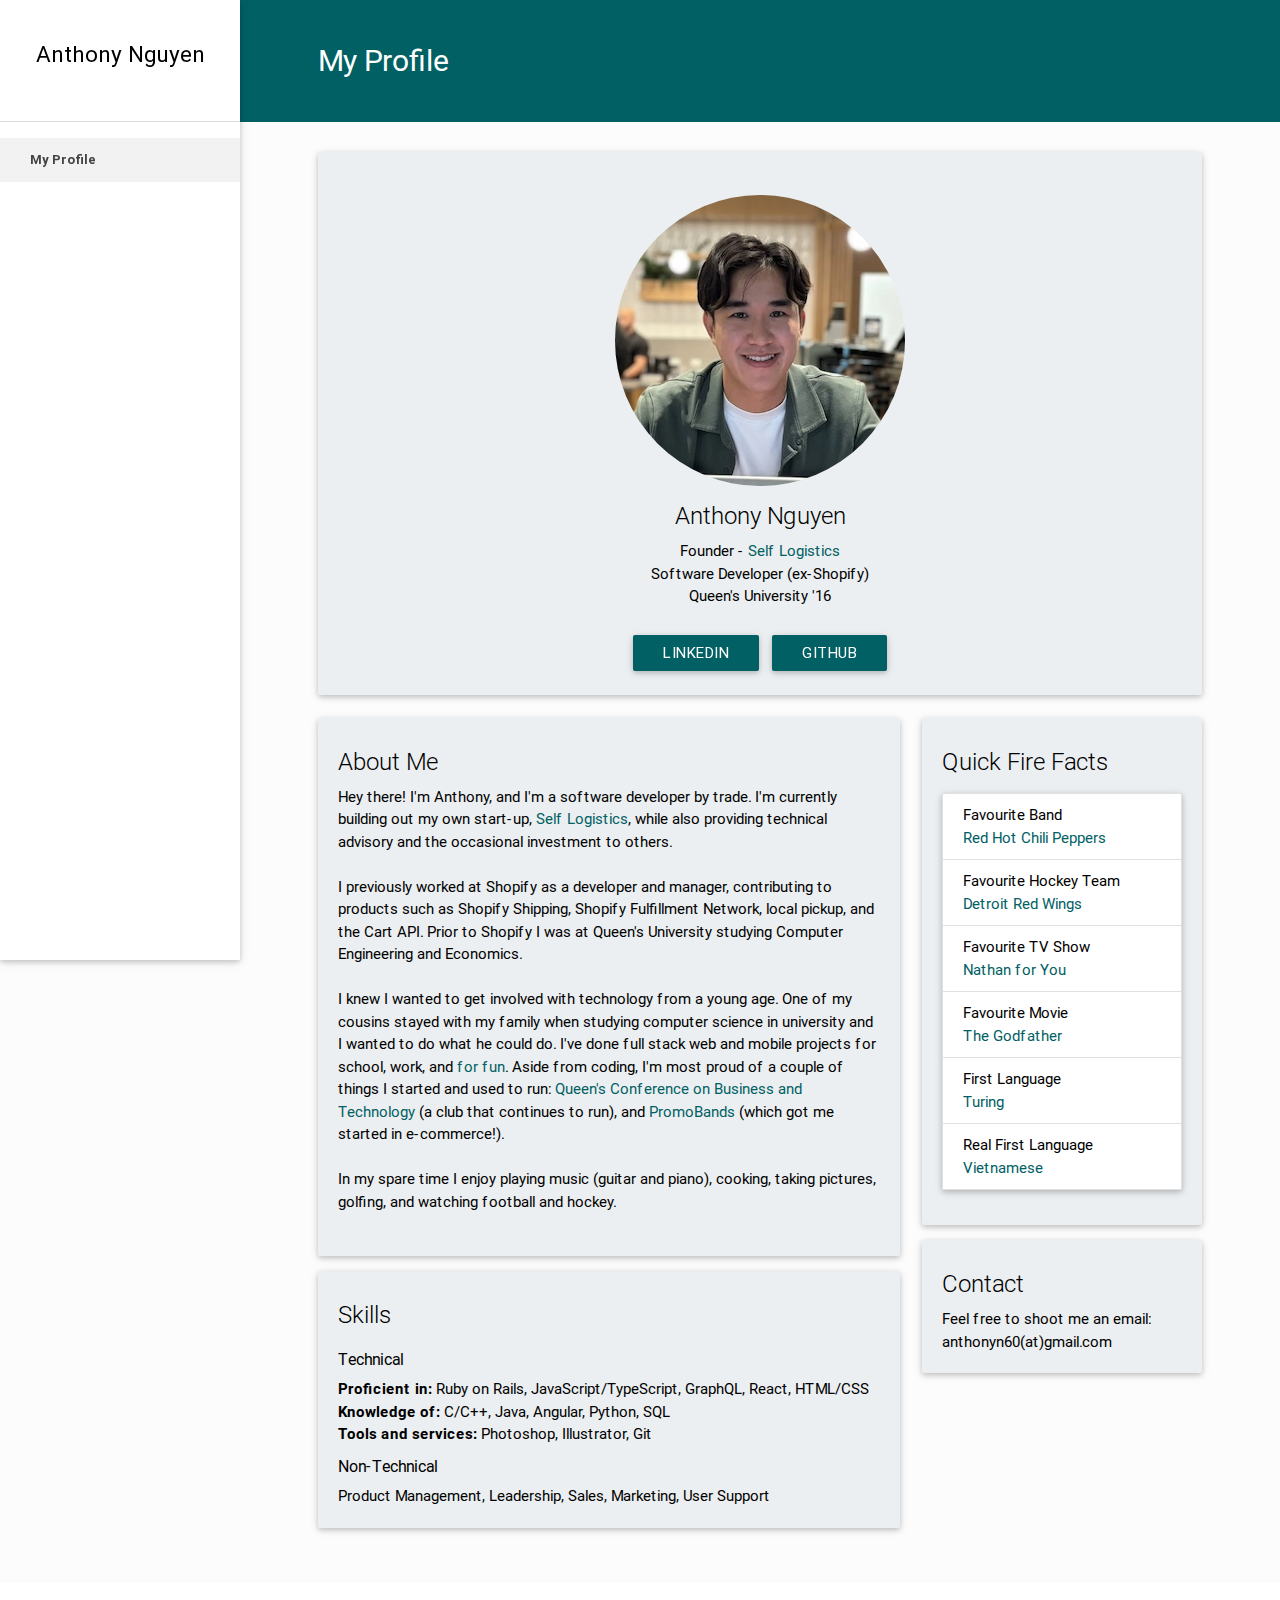
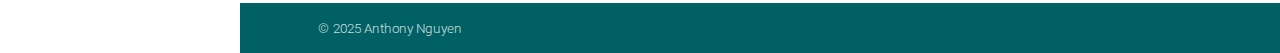
<file: index.html>
<!DOCTYPE html>
<html lang="en" hola_ext_inject="disabled">
  <head>
    <meta http-equiv="Content-Type" content="text/html; charset=UTF-8" />
    <meta name="viewport" content="width=device-width, initial-scale=1" />
    <meta http-equiv="X-UA-Compatible" content="IE=edge" />
    <meta name="msapplication-tap-highlight" content="no" />
    <title>Anthony Nguyen - Software Developer - Profile</title>

    <!-- CSS-->
    <link href="resources/images/favicon.ico" rel="icon" type="image/x-icon" />
    <link
      href="http://fonts.googleapis.com/icon?family=Material+Icons"
      rel="stylesheet"
    />
    <link
      href="resources/stylesheets/materialize.css"
      type="text/css"
      rel="stylesheet"
      media="screen,projection"
    />
    <link
      href="resources/stylesheets/style.css"
      type="text/css"
      rel="stylesheet"
    />
  </head>

  <body>
    <header>
      <nav class="top-nav cyan darken-4">
        <div class="container cyan darken-4">
          <div class="nav-wrapper">
            <a class="page-title page-head">My Profile</a>
          </div>
        </div>
      </nav>

      <div class="container">
        <a
          href="#"
          data-activates="nav-mobile"
          class="button-collapse top-nav full hide-on-large-only"
          ><i class="material-icons">menu</i></a
        >
      </div>
      <ul id="nav-mobile" class="side-nav fixed mobile-nav">
        <li class="logo">
          <a
            id="logo-container"
            href="/"
            class="brand-logo black-text side-title"
            >Anthony Nguyen</a
          >
        </li>
        <li class="bold active">
          <a href="/" class="waves-effect waves-teal">My Profile</a>
        </li>
      </ul>
    </header>

    <br />

    <main>
      <div class="container">
        <div class="row">
          <div class="col s12">
            <center>
              <div class="card blue-grey lighten-5">
                <div class="card-content black-text">
                  <br />
                  <center>
                    <img
                      src="resources/images/anthony.webp"
                      alt=""
                      class="circle responsive-img"
                    />
                  </center>
                  <span class="card-title black-text">Anthony Nguyen</span>
                  <p>
                    Founder -
                    <a href="https://selflogistics.io" target="_blank"
                      >Self Logistics</a
                    >
                  </p>
                  <p>Software Developer (ex-Shopify)</p>
                  <p>Queen's University '16</p>
                  <br />
                  <p>
                    <a
                      class="waves-effect waves-light btn bio-btn cyan darken-4"
                      href="http://ca.linkedin.com/in/anthonynguyen94"
                      target="_blank"
                      >LinkedIn</a
                    >
                    <a
                      class="waves-effect waves-light btn bio-btn cyan darken-4"
                      href="https://github.com/anthonyn60"
                      target="_blank"
                      >Github</a
                    >
                  </p>
                </div>
              </div>
            </center>
          </div>

          <div class="col s12 m8">
            <div class="card blue-grey lighten-5">
              <div class="card-content black-text">
                <span class="card-title black-text">About Me</span>
                <p>
                  Hey there! I'm Anthony, and I'm a software developer by trade.
                  I'm currently building out my own start-up,
                  <a href="https://selflogistics.io" target="_blank"
                    >Self Logistics</a
                  >, while also providing technical advisory and the occasional
                  investment to others.<br /><br />

                  I previously worked at Shopify as a developer and manager,
                  contributing to products such as Shopify Shipping, Shopify
                  Fulfillment Network, local pickup, and the Cart API. Prior to
                  Shopify I was at Queen's University studying Computer
                  Engineering and Economics.<br /><br />

                  I knew I wanted to get involved with technology from a young
                  age. One of my cousins stayed with my family when studying
                  computer science in university and I wanted to do what he
                  could do. I've done full stack web and mobile projects for
                  school, work, and
                  <a href="https://syntaxdb.com" target="_blank">for fun</a>.
                  Aside from coding, I'm most proud of a couple of things I
                  started and used to run:
                  <a href="http://qcbt.ca" target="_blank"
                    >Queen's Conference on Business and Technology</a
                  >
                  (a club that continues to run), and
                  <a
                    href="https://web.archive.org/web/20180328161732/http://promobands.net/"
                    target="_blank"
                    >PromoBands</a
                  >
                  (which got me started in e-commerce!).<br /><br />

                  In my spare time I enjoy playing music (guitar and piano),
                  cooking, taking pictures, golfing, and watching football and
                  hockey.
                  <br /><br />
                </p>
              </div>
            </div>

            <div class="card blue-grey lighten-5">
              <div class="card-content black-text">
                <span class="card-title black-text">Skills</span>
                <h5 class="bio-header">Technical</h5>
                <p>
                  <b>Proficient in:</b> Ruby on Rails, JavaScript/TypeScript,
                  GraphQL, React, HTML/CSS<br />
                  <b>Knowledge of:</b> C/C++, Java, Angular, Python, SQL<br />
                  <b>Tools and services:</b> Photoshop, Illustrator, Git
                </p>
                <h5 class="bio-header">Non-Technical</h5>
                <p>
                  Product Management, Leadership, Sales, Marketing, User Support
                </p>
              </div>
            </div>
          </div>

          <div class="col s12 m4">
            <div class="card blue-grey lighten-5 hide-on-small-only">
              <div class="card-content black-text">
                <span class="card-title black-text">Quick Fire Facts</span>

                <div class="collection z-depth-1">
                  <a
                    href="http://redhotchilipeppers.com"
                    target="_blank"
                    class="collection-item black-text"
                    >Favourite Band
                    <p class="cyan-text">Red Hot Chili Peppers</p>
                  </a>

                  <a
                    href="http://redwings.nhl.com"
                    target="_blank"
                    class="collection-item black-text"
                    >Favourite Hockey Team
                    <p class="cyan-text">Detroit Red Wings</p>
                  </a>

                  <a
                    href="http://www.cc.com/shows/nathan-for-you"
                    target="_blank"
                    class="collection-item black-text"
                    >Favourite TV Show
                    <p class="cyan-text">Nathan for You</p>
                  </a>

                  <a
                    href="http://www.imdb.com/title/tt0071562/"
                    target="_blank"
                    class="collection-item black-text"
                    >Favourite Movie
                    <p class="cyan-text">The Godfather</p>
                  </a>

                  <a
                    href="http://compsci.ca/holtsoft/"
                    target="_blank"
                    class="collection-item black-text"
                    >First Language
                    <p class="cyan-text">Turing</p>
                  </a>

                  <a
                    href="http://www.rosettastone.com/learn-vietnamese"
                    target="_blank"
                    class="collection-item black-text"
                    >Real First Language
                    <p class="cyan-text">Vietnamese</p>
                  </a>
                </div>
              </div>
            </div>

            <div class="card blue-grey lighten-5">
              <div class="card-content black-text">
                <span class="card-title black-text">Contact</span>
                <p>Feel free to shoot me an email: anthonyn60(at)gmail.com</p>
              </div>
            </div>
          </div>
        </div>
      </div>
    </main>

    <footer class="page-footer white">
      <div class="footer-copyright cyan darken-4">
        <div class="container">© 2025 Anthony Nguyen</div>
      </div>
    </footer>
    <!--  Scripts-->
    <script src="https://ajax.googleapis.com/ajax/libs/jquery/3.2.1/jquery.min.js"></script>
    <script src="resources/javascript/materialize.js"></script>
    <script src="resources/javascript/init.js"></script>
    <script>
      (function (i, s, o, g, r, a, m) {
        i["GoogleAnalyticsObject"] = r;
        (i[r] =
          i[r] ||
          function () {
            (i[r].q = i[r].q || []).push(arguments);
          }),
          (i[r].l = 1 * new Date());
        (a = s.createElement(o)), (m = s.getElementsByTagName(o)[0]);
        a.async = 1;
        a.src = g;
        m.parentNode.insertBefore(a, m);
      })(
        window,
        document,
        "script",
        "https://www.google-analytics.com/analytics.js",
        "ga"
      );

      ga("create", "UA-66512103-1", "auto");
      ga("send", "pageview");
    </script>
  </body>
</html>
</file>
<file: resources/stylesheets/style.css>
body {
  display: flex;
  min-height: 100vh;
  flex-direction: column;
}

main {
  flex: 1 0 auto;
}

.page-head {
  font-size: 2em !important;
}

.mobile-nav {
  width: 240px;
}

.side-title {
  font-size: 1.5em !important;
}

.bio-header {
  font-size: 16px;
}

.bio-btn {
  margin: 0.3rem 0.3rem;
}

.maroon {
  background-color: #9d586b !important;
}

.cyan-text {
  color: #006064 !important;
}

a {
  color: #006064;
}
</file>
